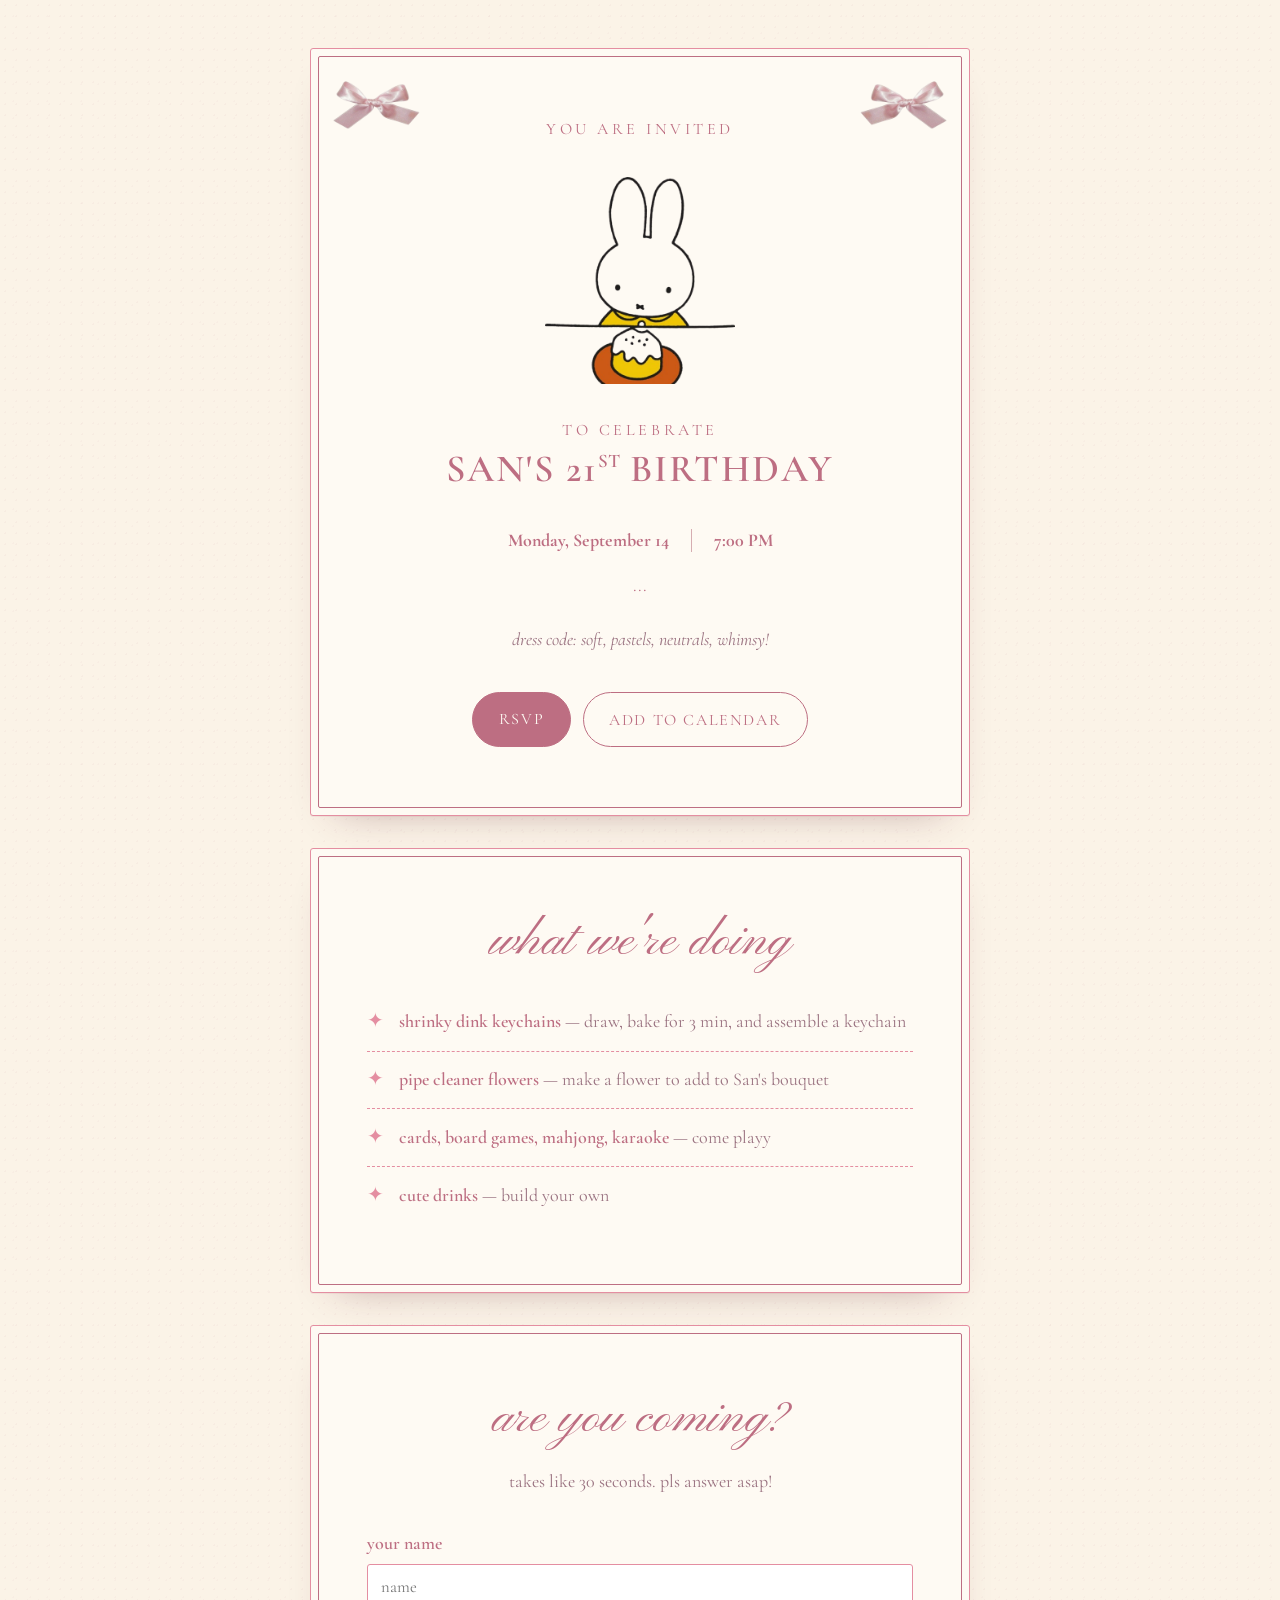
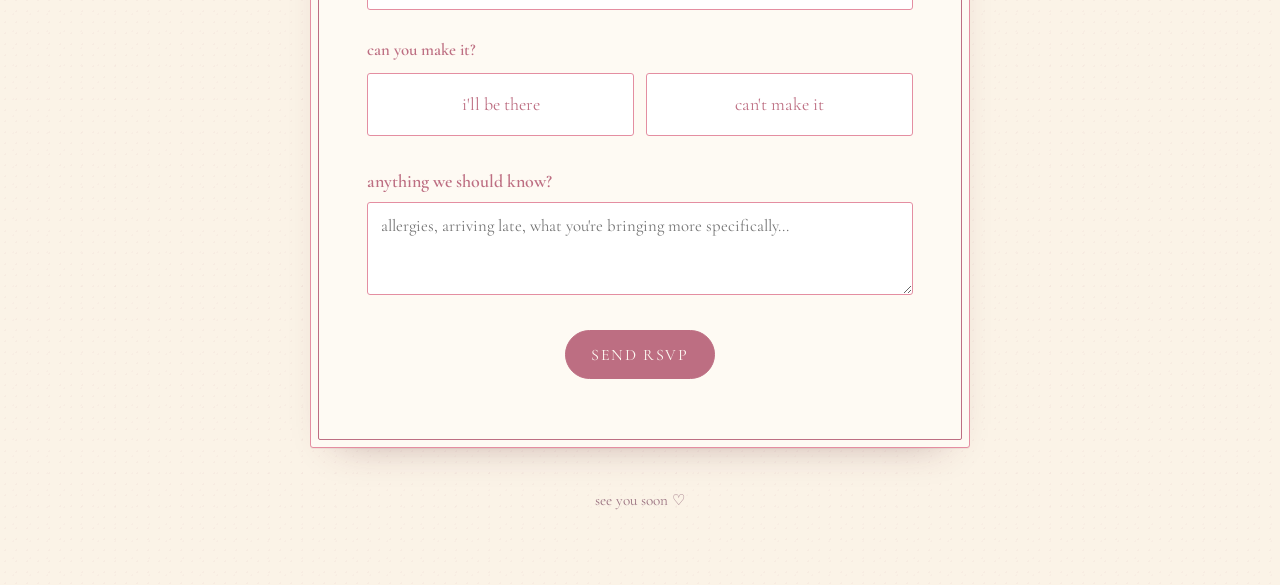
<file: index.html>
<!DOCTYPE html>
<html lang="en">

<head>
  <meta charset="utf-8">
  <meta name="viewport" content="width=device-width, initial-scale=1">

  <!-- ============================================================
     EDIT ME #1 — link preview (this is what shows in an IG DM)
     ============================================================ -->
  <title>San's Birthday — you're invited!</title>
  <link rel="icon" href="miffy-icon.png" type="image/png">
  <meta name="description"
    content="Monday, September 14 at 7pm. Shrinky dinks, pipe cleaner flowers, mahjong, karaoke.">
  <meta property="og:title" content="San's Birthday — you're invited">
  <meta property="og:description"
    content="Monday, September 14 at 7pm. Shrinky dinks, pipe cleaner flowers, mahjong, karaoke.">
  <meta property="og:type" content="website">
  <!-- Put a 1200x630 image next to this file and uncomment: -->
  <meta property="og:image" content="https://rsvp-website-by-xin.vercel.app/miffy-cake.png">

  <link rel="preconnect" href="https://fonts.googleapis.com">
  <link rel="preconnect" href="https://fonts.gstatic.com" crossorigin>
  <link
    href="https://fonts.googleapis.com/css2?family=Cormorant+Garamond:ital,wght@0,400;0,500;0,600;0,700;1,400&family=Pinyon+Script&display=swap"
    rel="stylesheet">

  <link rel="stylesheet" href="style.css">
</head>

<body>

  <div class="wrap">

    <!-- =========================================================
     EDIT ME #2 — the invitation itself
     ========================================================= -->
    <main class="card invite">
      <img class="miffy tl" src="bow1.png" alt="" draggable="false">
      <img class="miffy tr" src="bow1.png" alt="" draggable="false">
      <!-- <img class="miffy bl" src="bow1.png" alt="" draggable="false"> -->
      <!-- <img class="miffy br" src="bow1.png" alt="" draggable="false"> -->

      <p class="kicker">You are invited</p>

      <img class="cake" src="miffy3.png" alt="" draggable="false">

      <p class="kicker kicker-tight">To celebrate</p>
      <h1 class="honoree">San's 21<sup>st</sup> Birthday</h1>

      <div class="when">
        <div class="side">Monday, September 14</div>
        <div class="side">7:00 PM</div>
      </div>

      <p class="where">...</p>
      <p class="dress">dress code: soft, pastels, neutrals, whimsy!</p>

      <div class="actions">
        <a class="btn btn-solid" href="#rsvp">rsvp</a>
        <button class="btn btn-ghost" id="ics" type="button">add to calendar</button>
      </div>
    </main>

    <!-- =========================================================
     EDIT ME #3 — what we're doing
     ========================================================= -->
    <section class="card">
      <h2>what we're doing</h2>
      <ul class="doing">
        <li><span class="mark">&#10022;</span><span><b>shrinky dink keychains</b> <span class="note">— draw, bake for 3
              min, and assemble a keychain</span></span></li>
        <li><span class="mark">&#10022;</span><span><b>pipe cleaner flowers</b> <span class="note">— make a flower to
              add to San's bouquet</span></span></li>
        <li><span class="mark">&#10022;</span><span><b>cards, board games, mahjong, karaoke</b> <span class="note">—
              come playy</span></span></li>
        <li><span class="mark">&#10022;</span><span><b>cute drinks</b> <span class="note">— build your own</span></span>
        </li>
      </ul>
    </section>

    <!-- =========================================================
     RSVP
     ========================================================= -->
    <section class="card" id="rsvp">
      <div id="formView">
        <h2>are you coming?</h2>
        <p class="lede">takes like 30 seconds. pls answer asap!</p>

        <form id="rsvpForm" novalidate>
          <label class="field">
            <span>your name</span>
            <input type="text" id="name" name="name" autocomplete="name" placeholder="name">
            <p class="err" id="nameErr" hidden>add ur name bruh</p>
          </label>

          <fieldset>
            <legend>can you make it?</legend>
            <div class="yesno">
              <label><input type="radio" name="attending" value="yes"><span>i'll be there</span></label>
              <label><input type="radio" name="attending" value="no"><span>can't make it</span></label>
            </div>
            <p class="err" id="attErr" hidden>pick one so we can plan.</p>
          </fieldset>

          <!-- The list is built from the bring_items table in Supabase.
               To change labels or quotas, edit the rows there — not here. -->
          <fieldset id="bringBlock" hidden>
            <legend>can you bring anything?</legend>
            <p class="hint">not required! if it's grey, someone already has it covered.</p>
            <div class="chips" id="chips"></div>
          </fieldset>

          <label class="field">
            <span>anything we should know?</span>
            <textarea id="note" name="note"
              placeholder="allergies, arriving late, what you're bringing more specifically..."></textarea>
          </label>

          <div class="actions actions-flush">
            <button class="btn btn-solid" type="submit" id="submitBtn">Send RSVP</button>
          </div>
          <p class="err err-center" id="sendErr" hidden>That didn't send. Check your connection and try again.</p>
        </form>
      </div>

      <div id="doneView" class="done" hidden>
        <p class="honoree" id="doneTitle">Yay</p>
        <p class="lede" id="doneMsg"></p>
        <ul id="doneList"></ul>
      </div>
    </section>

    <footer>see you soon &#9825;</footer>

  </div>

  <script src="rsvp.js"></script>
</body>

</html>
</file>
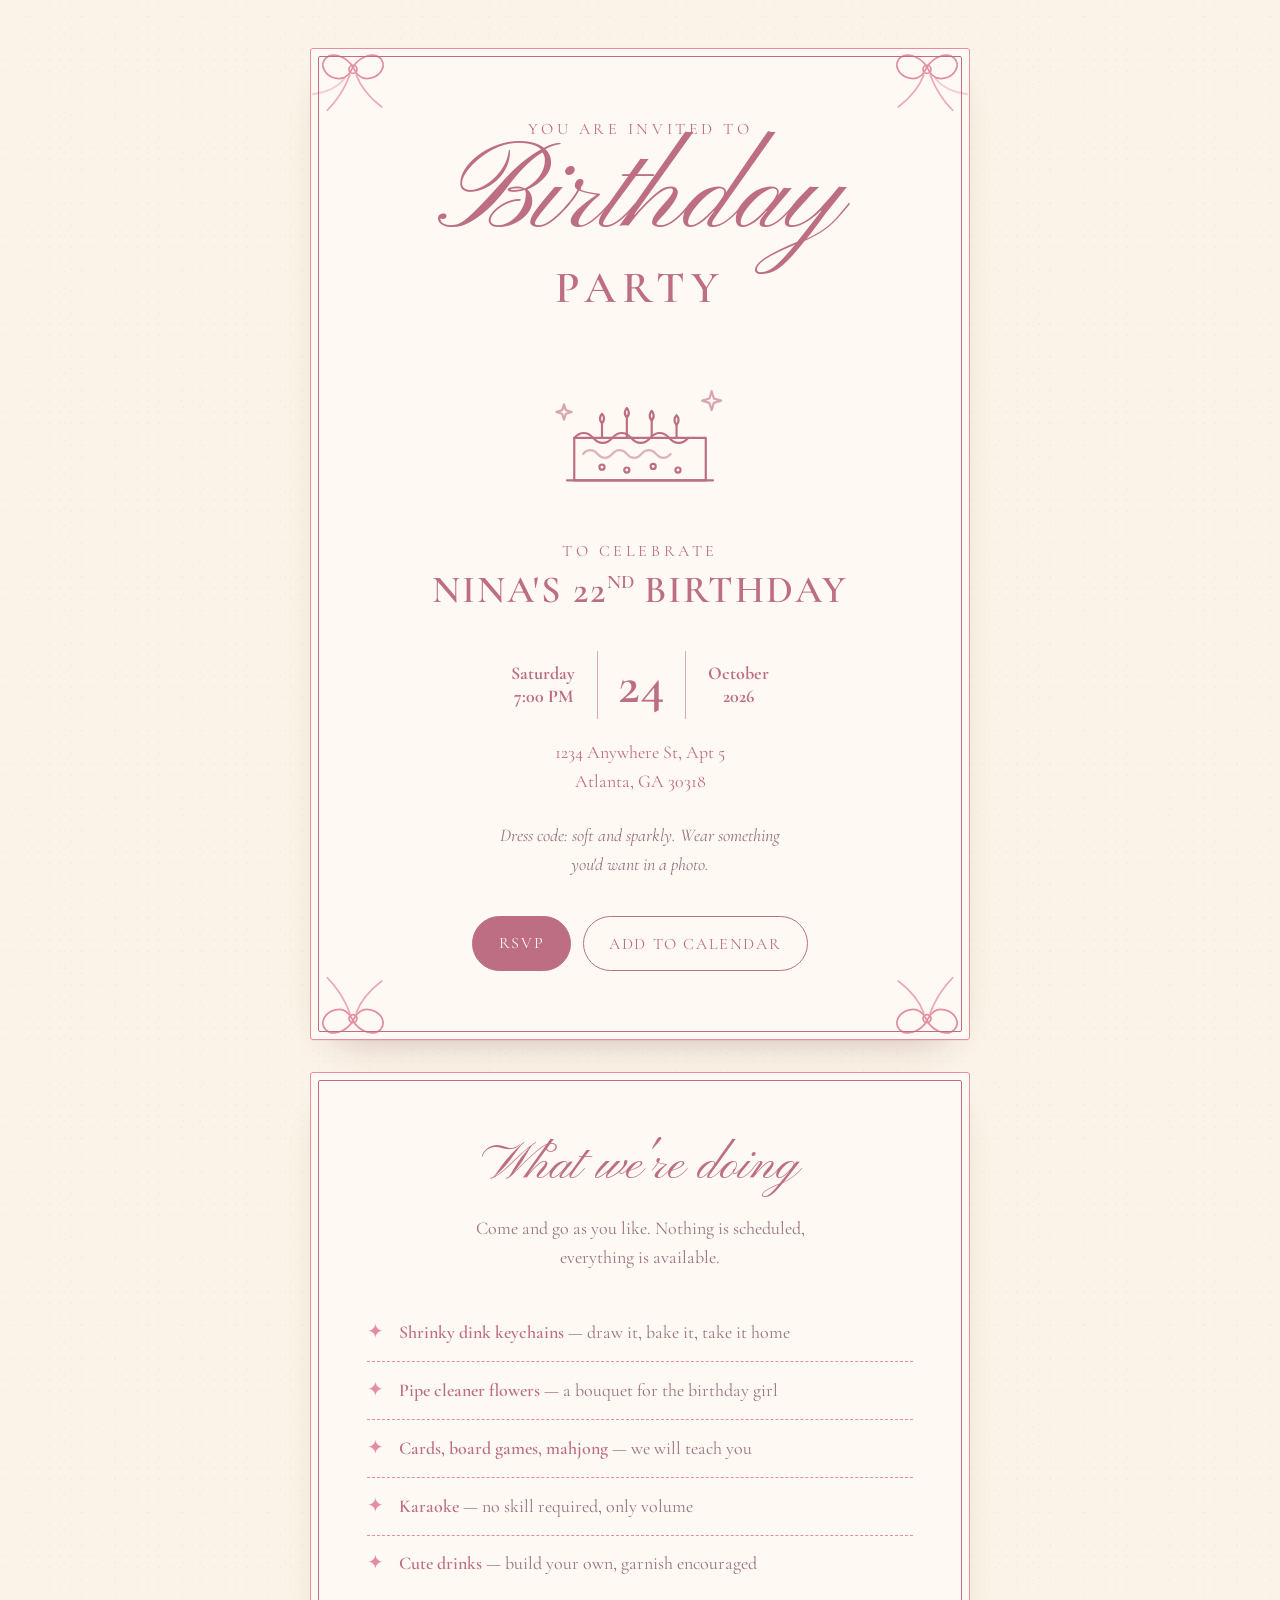
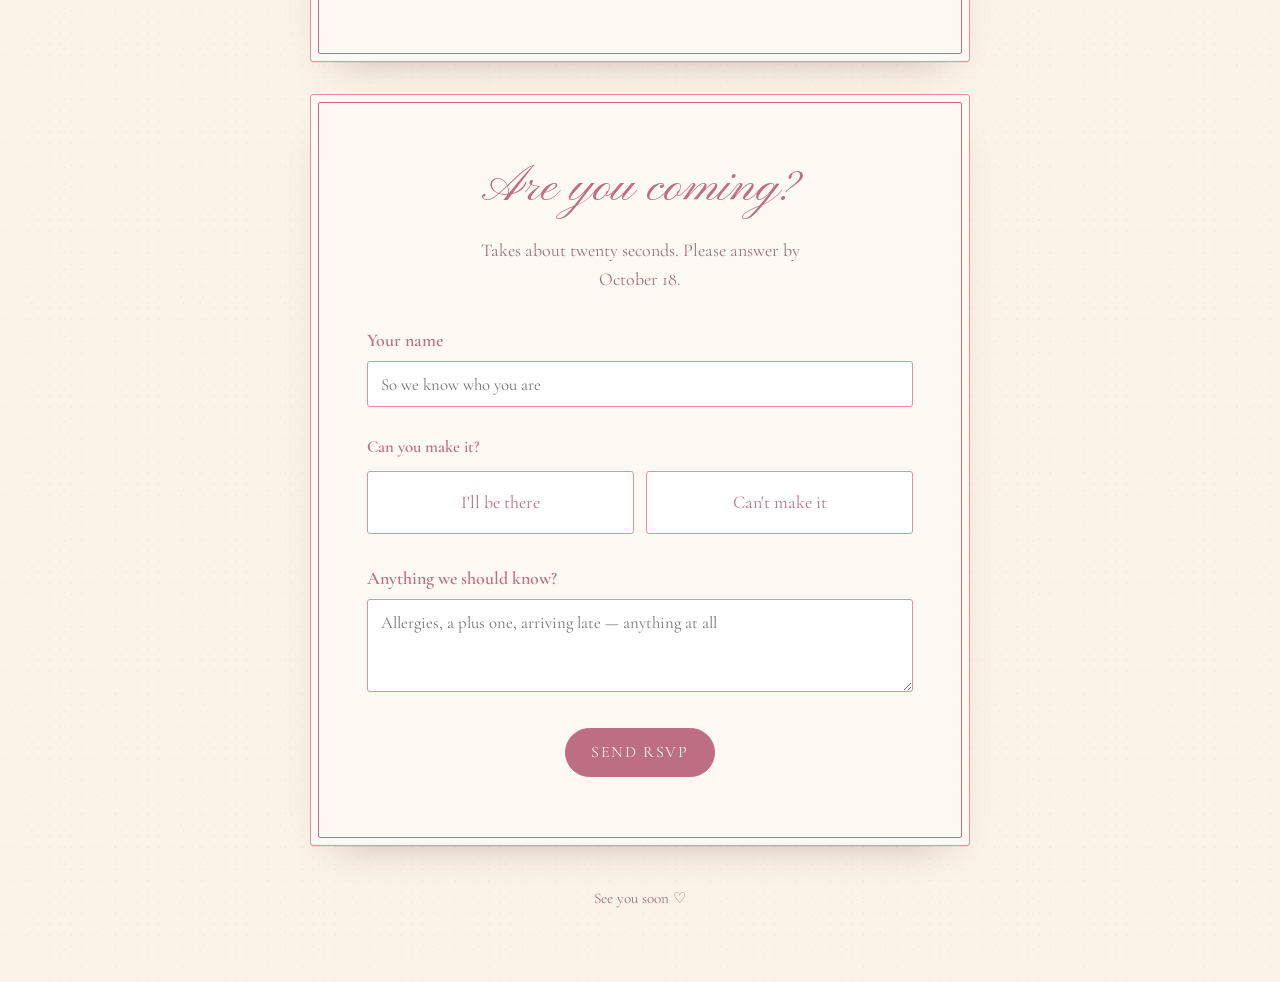
<file: invite.html>
<!DOCTYPE html>
<html lang="en">
<head>
<meta charset="utf-8">
<meta name="viewport" content="width=device-width, initial-scale=1">

<!-- ============================================================
     EDIT ME #1 — link preview (this is what shows in an IG DM)
     ============================================================ -->
<title>Nina's Birthday — you're invited</title>
<meta name="description" content="Saturday, October 24 at 7pm. Shrinky dinks, pipe cleaner flowers, mahjong, karaoke.">
<meta property="og:title" content="Nina's Birthday — you're invited">
<meta property="og:description" content="Saturday, October 24 at 7pm. Shrinky dinks, pipe cleaner flowers, mahjong, karaoke.">
<meta property="og:type" content="website">
<!-- Put a 1200x630 image next to this file and uncomment: -->
<!-- <meta property="og:image" content="https://YOURSITE.com/preview.png"> -->

<link rel="preconnect" href="https://fonts.googleapis.com">
<link rel="preconnect" href="https://fonts.gstatic.com" crossorigin>
<link href="https://fonts.googleapis.com/css2?family=Cormorant+Garamond:ital,wght@0,400;0,500;0,600;0,700;1,400&family=Pinyon+Script&display=swap" rel="stylesheet">

<link rel="stylesheet" href="style.css">
</head>
<body>

<div class="wrap">

<!-- =========================================================
     EDIT ME #2 — the invitation itself
     ========================================================= -->
<main class="card invite">
  <svg class="bow tl" viewBox="0 0 120 120" fill="none" stroke="currentColor" stroke-width="2.2" stroke-linecap="round" aria-hidden="true">
    <path d="M60 30c-9-14-26-19-34-11s-2 22 12 25c9 2 17-2 22-14z"/>
    <path d="M60 30c9-14 26-19 34-11s2 22-12 25c-9 2-17-2-22-14z"/>
    <circle cx="60" cy="33" r="5"/>
    <path d="M56 40c-6 16-14 30-28 44" stroke-opacity=".75"/>
    <path d="M64 40c6 16 16 28 32 40" stroke-opacity=".75"/>
    <path d="M50 44c-10 12-24 18-40 20" stroke-opacity=".45"/>
  </svg>
  <svg class="bow tr" viewBox="0 0 120 120" fill="none" stroke="currentColor" stroke-width="2.2" stroke-linecap="round" aria-hidden="true">
    <path d="M60 30c-9-14-26-19-34-11s-2 22 12 25c9 2 17-2 22-14z"/>
    <path d="M60 30c9-14 26-19 34-11s2 22-12 25c-9 2-17-2-22-14z"/>
    <circle cx="60" cy="33" r="5"/>
    <path d="M56 40c-6 16-14 30-28 44" stroke-opacity=".75"/>
    <path d="M64 40c6 16 16 28 32 40" stroke-opacity=".75"/>
    <path d="M50 44c-10 12-24 18-40 20" stroke-opacity=".45"/>
  </svg>
  <svg class="bow bl" viewBox="0 0 120 120" fill="none" stroke="currentColor" stroke-width="2.2" stroke-linecap="round" aria-hidden="true">
    <path d="M60 30c-9-14-26-19-34-11s-2 22 12 25c9 2 17-2 22-14z"/>
    <path d="M60 30c9-14 26-19 34-11s2 22-12 25c-9 2-17-2-22-14z"/>
    <circle cx="60" cy="33" r="5"/>
    <path d="M56 40c-6 16-14 30-28 44" stroke-opacity=".75"/>
    <path d="M64 40c6 16 16 28 32 40" stroke-opacity=".75"/>
  </svg>
  <svg class="bow br" viewBox="0 0 120 120" fill="none" stroke="currentColor" stroke-width="2.2" stroke-linecap="round" aria-hidden="true">
    <path d="M60 30c-9-14-26-19-34-11s-2 22 12 25c9 2 17-2 22-14z"/>
    <path d="M60 30c9-14 26-19 34-11s2 22-12 25c-9 2-17-2-22-14z"/>
    <circle cx="60" cy="33" r="5"/>
    <path d="M56 40c-6 16-14 30-28 44" stroke-opacity=".75"/>
    <path d="M64 40c6 16 16 28 32 40" stroke-opacity=".75"/>
  </svg>

  <p class="kicker">You are invited to</p>
  <p class="script">Birthday</p>
  <p class="party">Party</p>

  <svg class="cake" viewBox="0 0 260 200" fill="none" stroke="currentColor" stroke-width="3" stroke-linecap="round" stroke-linejoin="round" aria-hidden="true">
    <path d="M40 108h180v58H40z"/>
    <path d="M30 166h200"/>
    <path d="M40 108c8-9 18-9 26 0s18 9 26 0 18-9 26 0 18 9 26 0 18-9 26 0 18 9 26 0"/>
    <path d="M52 130c6-7 14-7 20 0s14 7 20 0 14-7 20 0 14 7 20 0 14-7 20 0 14 7 20 0" stroke-opacity=".5"/>
    <circle cx="78" cy="148" r="3.5"/><circle cx="112" cy="152" r="3.5"/>
    <circle cx="148" cy="147" r="3.5"/><circle cx="182" cy="152" r="3.5"/>
    <path d="M78 108V88M112 108V80M146 108V84M180 108V90"/>
    <path d="M78 88c-5-5-2-11 0-13 2 2 5 8 0 13zM112 80c-5-5-2-11 0-13 2 2 5 8 0 13zM146 84c-5-5-2-11 0-13 2 2 5 8 0 13zM180 90c-5-5-2-11 0-13 2 2 5 8 0 13z"/>
    <path d="M228 44l3 10 10 3-10 3-3 10-3-10-10-3 10-3z" stroke-opacity=".6"/>
    <path d="M26 62l2.5 8 8 2.5-8 2.5-2.5 8-2.5-8-8-2.5 8-2.5z" stroke-opacity=".6"/>
  </svg>

  <p class="kicker kicker-tight">To celebrate</p>
  <h1 class="honoree">Nina's 22<sup>nd</sup> Birthday</h1>

  <div class="when">
    <div class="side">Saturday<br>7:00 PM</div>
    <div class="day">24</div>
    <div class="side">October<br>2026</div>
  </div>

  <p class="where">1234 Anywhere St, Apt 5<br>Atlanta, GA 30318</p>
  <p class="dress">Dress code: soft and sparkly. Wear something you'd want in a photo.</p>

  <div class="actions">
    <a class="btn btn-solid" href="#rsvp">RSVP</a>
    <button class="btn btn-ghost" id="ics" type="button">Add to calendar</button>
  </div>
</main>

<!-- =========================================================
     EDIT ME #3 — what we're doing
     ========================================================= -->
<section class="card">
  <h2>What we're doing</h2>
  <p class="lede">Come and go as you like. Nothing is scheduled, everything is available.</p>
  <ul class="doing">
    <li><span class="mark">&#10022;</span><span><b>Shrinky dink keychains</b> <span class="note">— draw it, bake it, take it home</span></span></li>
    <li><span class="mark">&#10022;</span><span><b>Pipe cleaner flowers</b> <span class="note">— a bouquet for the birthday girl</span></span></li>
    <li><span class="mark">&#10022;</span><span><b>Cards, board games, mahjong</b> <span class="note">— we will teach you</span></span></li>
    <li><span class="mark">&#10022;</span><span><b>Karaoke</b> <span class="note">— no skill required, only volume</span></span></li>
    <li><span class="mark">&#10022;</span><span><b>Cute drinks</b> <span class="note">— build your own, garnish encouraged</span></span></li>
  </ul>
</section>

<!-- =========================================================
     RSVP
     ========================================================= -->
<section class="card" id="rsvp">
  <div id="formView">
    <h2>Are you coming?</h2>
    <p class="lede">Takes about twenty seconds. Please answer by October 18.</p>

    <form id="rsvpForm" novalidate>
      <label class="field">
        <span>Your name</span>
        <input type="text" id="name" name="name" autocomplete="name" placeholder="So we know who you are">
        <p class="err" id="nameErr" hidden>Please add your name.</p>
      </label>

      <fieldset>
        <legend>Can you make it?</legend>
        <div class="yesno">
          <label><input type="radio" name="attending" value="yes"><span>I'll be there</span></label>
          <label><input type="radio" name="attending" value="no"><span>Can't make it</span></label>
        </div>
        <p class="err" id="attErr" hidden>Pick one so we can plan.</p>
      </fieldset>

      <!-- EDIT ME #4 — the bring list -->
      <fieldset id="bringBlock" hidden>
        <legend>Can you bring anything?</legend>
        <p class="hint">Only if it's easy. Tap anything you can cover.</p>
        <div class="chips">
          <label><input type="checkbox" name="bring" value="Alcohol"><span>Alcohol</span></label>
          <label><input type="checkbox" name="bring" value="Mixers / juice"><span>Mixers / juice</span></label>
          <label><input type="checkbox" name="bring" value="Snacks"><span>Snacks</span></label>
          <label><input type="checkbox" name="bring" value="Decorations"><span>Decorations</span></label>
          <label><input type="checkbox" name="bring" value="Cups & plates"><span>Cups &amp; plates</span></label>
          <label><input type="checkbox" name="bring" value="Ice"><span>Ice</span></label>
          <label><input type="checkbox" name="bring" value="Speaker"><span>Speaker</span></label>
          <label><input type="checkbox" name="bring" value="A board game"><span>A board game</span></label>
          <label><input type="checkbox" name="bring" value="Good vibes"><span>Good vibes</span></label>
        </div>
      </fieldset>

      <label class="field">
        <span>Anything we should know?</span>
        <textarea id="note" name="note" placeholder="Allergies, a plus one, arriving late — anything at all"></textarea>
      </label>

      <div class="actions actions-flush">
        <button class="btn btn-solid" type="submit" id="submitBtn">Send RSVP</button>
      </div>
      <p class="err err-center" id="sendErr" hidden>That didn't send. Check your connection and try again.</p>
    </form>
  </div>

  <div id="doneView" class="done" hidden>
    <p class="script" id="doneTitle">Yay</p>
    <p class="lede" id="doneMsg"></p>
    <ul id="doneList"></ul>
    <div class="actions">
      <button class="btn btn-ghost" type="button" id="againBtn">Change my answer</button>
    </div>
  </div>
</section>

<footer>See you soon &#9825;</footer>

</div>

<script>
/* ============================================================
   EDIT ME #5 — settings
   ============================================================ */
const CONFIG = {
  // Paste your Formspree / Getform / Apps Script URL here.
  // Leave empty ("") to run in demo mode: nothing is sent anywhere.
  endpoint: "",

  // Calendar event details
  event: {
    title:    "Nina's 22nd Birthday",
    location: "1234 Anywhere St, Apt 5, Atlanta, GA 30318",
    details:  "Shrinky dinks, pipe cleaner flowers, mahjong, karaoke, cute drinks.",
    start:    "2026-10-24T19:00:00",  // local time
    end:      "2026-10-24T23:30:00"
  }
};

/* ---------- show the bring list only if they're coming ---------- */
const form = document.getElementById("rsvpForm");
const bringBlock = document.getElementById("bringBlock");

form.addEventListener("change", (e) => {
  if (e.target.name === "attending") {
    bringBlock.hidden = e.target.value !== "yes";
    document.getElementById("attErr").hidden = true;
  }
  if (e.target.id === "name") document.getElementById("nameErr").hidden = true;
});

/* ---------- submit ---------- */
form.addEventListener("submit", async (e) => {
  e.preventDefault();

  const name = document.getElementById("name").value.trim();
  const attending = form.querySelector("input[name=attending]:checked");
  const note = document.getElementById("note").value.trim();
  const bring = [...form.querySelectorAll("input[name=bring]:checked")].map(c => c.value);

  let bad = false;
  document.getElementById("nameErr").hidden = !!name;
  document.getElementById("sendErr").hidden = true;
  if (!name) bad = true;
  document.getElementById("attErr").hidden = !!attending;
  if (!attending) bad = true;
  if (bad) {
    form.querySelector(".err:not([hidden])").scrollIntoView({block:"center", behavior:"smooth"});
    return;
  }

  const payload = {
    name,
    attending: attending.value,
    bringing: attending.value === "yes" ? bring.join(", ") : "",
    note,
    submittedAt: new Date().toLocaleString()
  };

  const btn = document.getElementById("submitBtn");
  btn.disabled = true;
  btn.textContent = "Sending...";

  try {
    if (CONFIG.endpoint) {
      const res = await fetch(CONFIG.endpoint, {
        method: "POST",
        headers: { "Content-Type": "application/json", "Accept": "application/json" },
        body: JSON.stringify(payload)
      });
      if (!res.ok) throw new Error("bad status");
    } else {
      console.log("Demo mode — no endpoint set. Would have sent:", payload);
      await new Promise(r => setTimeout(r, 400));
    }
    showDone(payload);
  } catch (err) {
    document.getElementById("sendErr").hidden = false;
  } finally {
    btn.disabled = false;
    btn.textContent = "Send RSVP";
  }
});

function showDone(p) {
  const coming = p.attending === "yes";
  document.getElementById("doneTitle").textContent = coming ? "Yay" : "Next time";
  document.getElementById("doneMsg").textContent = coming
    ? "You're on the list, " + p.name + ". October 24 at 7."
    : "Thanks for telling us, " + p.name + ". You'll be missed.";

  const list = document.getElementById("doneList");
  list.innerHTML = "";
  if (coming && p.bringing) {
    const li = document.createElement("li");
    li.textContent = "You're bringing: " + p.bringing;
    list.appendChild(li);
  }

  document.getElementById("formView").hidden = true;
  document.getElementById("doneView").hidden = false;
  document.getElementById("rsvp").scrollIntoView({ block: "center", behavior: "smooth" });
}

document.getElementById("againBtn").addEventListener("click", () => {
  document.getElementById("doneView").hidden = true;
  document.getElementById("formView").hidden = false;
});

/* ---------- add to calendar ---------- */
document.getElementById("ics").addEventListener("click", () => {
  const fmt = (s) => {
    const d = new Date(s);
    const p = (n) => String(n).padStart(2, "0");
    return d.getUTCFullYear() + p(d.getUTCMonth()+1) + p(d.getUTCDate()) + "T"
         + p(d.getUTCHours()) + p(d.getUTCMinutes()) + "00Z";
  };
  const e = CONFIG.event;
  const ics = [
    "BEGIN:VCALENDAR","VERSION:2.0","PRODID:-//invite//EN","BEGIN:VEVENT",
    "UID:" + Date.now() + "@invite",
    "DTSTAMP:" + fmt(new Date().toISOString()),
    "DTSTART:" + fmt(e.start),
    "DTEND:" + fmt(e.end),
    "SUMMARY:" + e.title,
    "LOCATION:" + e.location,
    "DESCRIPTION:" + e.details,
    "END:VEVENT","END:VCALENDAR"
  ].join("\r\n");

  const url = URL.createObjectURL(new Blob([ics], { type: "text/calendar" }));
  const a = document.createElement("a");
  a.href = url;
  a.download = "birthday.ics";
  a.click();
  URL.revokeObjectURL(url);
});
</script>
</body>
</html>
</file>
<file: style.css>
:root{
  --paper:    #FBF3E7;
  --card:     #FEFAF3;
  --berry:    #bd6e82;
  --rose:     #E48EA1;
  --blush:    #F6DCE1;
  --ink:      #824452;
  --muted:    #9A7280;
}

*{box-sizing:border-box}

html{-webkit-text-size-adjust:100%}

body{
  margin:0;
  background:var(--paper);
  /* faint paper grain */
  background-image:
    radial-gradient(rgba(140,29,54,.030) 1px, transparent 1px),
    radial-gradient(rgba(140,29,54,.022) 1px, transparent 1px);
  background-size:11px 11px, 17px 17px;
  background-position:0 0, 5px 8px;
  color:var(--berry);
  font-family:"Cormorant Garamond", Georgia, "Times New Roman", serif;
  font-size:18px;
  line-height:1.6;
  padding:clamp(14px, 4vw, 48px) clamp(12px, 4vw, 24px);
}

.wrap{max-width:660px;margin:0 auto}

/* ---------- the card ---------- */
.card{
  position:relative;
  background:var(--card);
  border:1.5px solid var(--rose);
  border-radius:3px;
  box-shadow:0 1px 0 rgba(140,29,54,.06), 0 18px 40px -28px rgba(92,31,44,.45);
  padding:clamp(38px, 9vw, 68px) clamp(20px, 6vw, 56px);
  margin-bottom:clamp(20px, 5vw, 32px);
}
.card::after{
  content:"";
  position:absolute; inset:7px;
  border:1px solid var(--berry);
  border-radius:2px;
  pointer-events:none;
}

/* bow corners */

.miffy{
  position:absolute;
  width:clamp(100px,10vw,80px);
  height:auto;
  pointer-events:none;
}
.miffy.tl{top:5px;left:15px}
.miffy.tr{top:5px;right:15px}
.miffy.bl{bottom:5px;left:15px}
.miffy.br{bottom:5px;right:15px}
.miffy.tr{transform:scaleX(-1)}

.bow{position:absolute;width:clamp(52px,15vw,96px);height:auto;color:var(--rose);pointer-events:none}
.bow.tl{top:-6px;left:-6px}
.bow.tr{top:-6px;right:-6px;transform:scaleX(-1)}
.bow.bl{bottom:-6px;left:-6px;transform:scaleY(-1)}
.bow.br{bottom:-6px;right:-6px;transform:scale(-1,-1)}

/* ---------- invite typography ---------- */
.invite{text-align:center}

.kicker{
  font-size:clamp(.82rem, 3.2vw, 1rem);
  letter-spacing:.22em;
  text-transform:uppercase;
  color:var(--berry);
  margin:0 0 .4em;
}

.script{
  font-family:"Pinyon Script", "Snell Roundhand", cursive;
  font-size:clamp(4rem, 19vw, 7.6rem);
  line-height:.82;
  color:var(--berry);
  margin:0;
  font-weight:400;
}

.party{
  font-size:clamp(1.7rem, 7vw, 2.8rem);
  letter-spacing:.14em;
  text-transform:uppercase;
  color:var(--berry);
  margin:.1em 0 0;
  font-weight:600;
}

.cake{display:block;margin:clamp(22px,6vw,34px) auto;width:clamp(120px,34vw,190px);height:auto;color:var(--berry)}
.honoree{
  font-size:clamp(1.6rem, 6.4vw, 2.4rem);
  letter-spacing:.05em;
  text-transform:uppercase;
  color:var(--berry);
  margin:.1em 0 0;
  font-weight:600;
  line-height:1.15;
}
.honoree sup{font-size:.5em;letter-spacing:0}

/* date strip */
.when{
  display:flex; align-items:center; justify-content:center;
  gap:clamp(12px,4vw,22px);
  margin:clamp(26px,7vw,38px) 0 0;
  color:var(--berry);
}
.when > div{flex:0 1 auto;line-height:1.25}
.when .day{
  font-size:clamp(2.4rem,10vw,3.4rem);
  font-weight:600;
  padding:0 clamp(12px,4vw,20px);
  border-left:1px solid rgba(140,29,54,.35);
  border-right:1px solid rgba(140,29,54,.35);
}

.when .side{
  font-weight: bold;
}
.when .side + .side{
  border-left:1px solid rgba(140,29,54,.35);
  padding-left:22px;
  font-weight: bold;
}

.where{margin:1.1em auto 0;max-width:34ch;color:var(--berry);font-size:clamp(1rem,4vw,1.12rem)}
.dress{margin:1.4em auto 0;max-width:36ch;color:var(--muted);font-style:italic}

/* ---------- buttons ---------- */
.actions{
  display:flex;flex-wrap:wrap;gap:12px;justify-content:center;
  margin-top:clamp(28px,7vw,38px);
}
.btn{
  font-family:inherit;font-size:1rem;letter-spacing:.1em;text-transform:uppercase;
  padding:.85em 1.6em;border-radius:999px;cursor:pointer;
  border:1.5px solid var(--berry);
  text-decoration:none;display:inline-block;
  transition:background .18s ease, color .18s ease;
}
.btn-solid{background:var(--berry);color:#FEFAF3}
.btn-solid:hover{background: var(--ink)}
.btn-ghost{background:transparent;color:var(--berry)}
.btn-ghost:hover{background:var(--blush)}
.btn:disabled{opacity:.5;cursor:default}
:focus-visible{outline:2.5px solid var(--rose);outline-offset:3px;border-radius:2px}

/* ---------- sections ---------- */
h2{
  font-family:"Pinyon Script", cursive;
  font-weight:400;
  font-size:clamp(2.4rem,10vw,3.2rem);
  color:var(--berry);
  margin:0 0 .5em;
  text-align:center;
  line-height:1;
}
.lede{text-align:center;max-width:40ch;margin:-.2em auto 1.8em;color:var(--muted)}

.kicker-tight{margin-bottom:.2em}
.actions-flush{margin-top:0}
.err-center{text-align:center}

.doing{list-style:none;padding:0;margin:0}
.doing li{
  display:flex;gap:.85em;align-items:baseline;
  padding:.7em 0;
  border-bottom:1px dashed var(--rose);
}
.doing li:last-child{border-bottom:0}
.doing .mark{color:var(--rose);flex:0 0 auto;font-size:1.1em}
.doing b{font-weight:600;color:var(--berry)}
.doing span.note{color:var(--muted)}

/* ---------- form ---------- */
form{margin:0}
fieldset{border:0;padding:0;margin:0 0 1.7em}
legend{
  font-size:1.05rem;color:var(--berry);font-weight:600;
  padding:0;margin-bottom:.55em;
}
.hint{color:var(--muted);font-size:.95rem;margin:-.35em 0 .8em}

label.field{display:block;margin-bottom:1.5em}
label.field > span{display:block;font-weight:600;color:var(--berry);margin-bottom:.35em}

input[type=text], textarea{
  width:100%;font-family:inherit;font-size:1.05rem;color:var(--berry);
  background:#fff;
  border:1.5px solid var(--rose);
  border-radius:3px;
  padding:.7em .8em;
}
textarea{min-height:5.5em;resize:vertical}
input[type=text]:focus, textarea:focus{border-color:var(--rose);outline:none;box-shadow:0 0 0 3px rgba(228,142,161,.28)}

/* yes / no */
.yesno{display:grid;grid-template-columns:1fr 1fr;gap:12px}
.yesno label{
  display:block;text-align:center;cursor:pointer;
  border:1.5px solid var(--rose);border-radius:3px;
  padding:.9em .6em;background:#fff;
  transition:background .15s ease,border-color .15s ease,color .15s ease;
}
.yesno input{position:absolute;opacity:0;width:0;height:0}
.yesno input:checked + span{font-weight:700}
.yesno label:has(input:checked){background:var(--berry);border-color:var(--berry);color:#FEFAF3}
.yesno label:has(input:focus-visible){outline:2.5px solid var(--rose);outline-offset:3px}

/* bring chips */
.chips{display:flex;flex-wrap:wrap;gap:9px}
.chips label{
  text-transform: lowercase;
  cursor:pointer;border:1.5px solid var(--rose);
  padding:.5em 1em;background:#fff;
  transition:background .15s ease,border-color .15s ease,color .15s ease;
}
.chips input{position:absolute;opacity:0;width:0;height:0}
.chips label:has(input:checked){background:var(--blush);border-color:var(--berry);color:var(--berry);font-weight:600}
.chips label:has(input:focus-visible){outline:2.5px solid var(--rose);outline-offset:3px}

.chips label.full{
  opacity:.5;
  cursor:not-allowed;
  background:#F7F1E8;
  border-style:dashed;
  text-decoration:line-through;
}
.chips label.full .count{
  text-decoration:none;
  font-style:italic;
}

.err{color:#A81436;font-size:.95rem;margin:.4em 0 0;min-height:0}
[hidden]{display:none !important}

/* confirmation */
.done{text-align:center}
.done .script{font-size:clamp(3rem,14vw,4.6rem)}
.done ul{list-style:none;padding:0;margin:1em 0 0;color:var(--berry)}

footer{text-align:center;color:var(--muted);font-size:.95rem;padding:8px 0 24px}

@media (prefers-reduced-motion: reduce){
  *{transition:none !important; animation:none !important}
}
</file>
